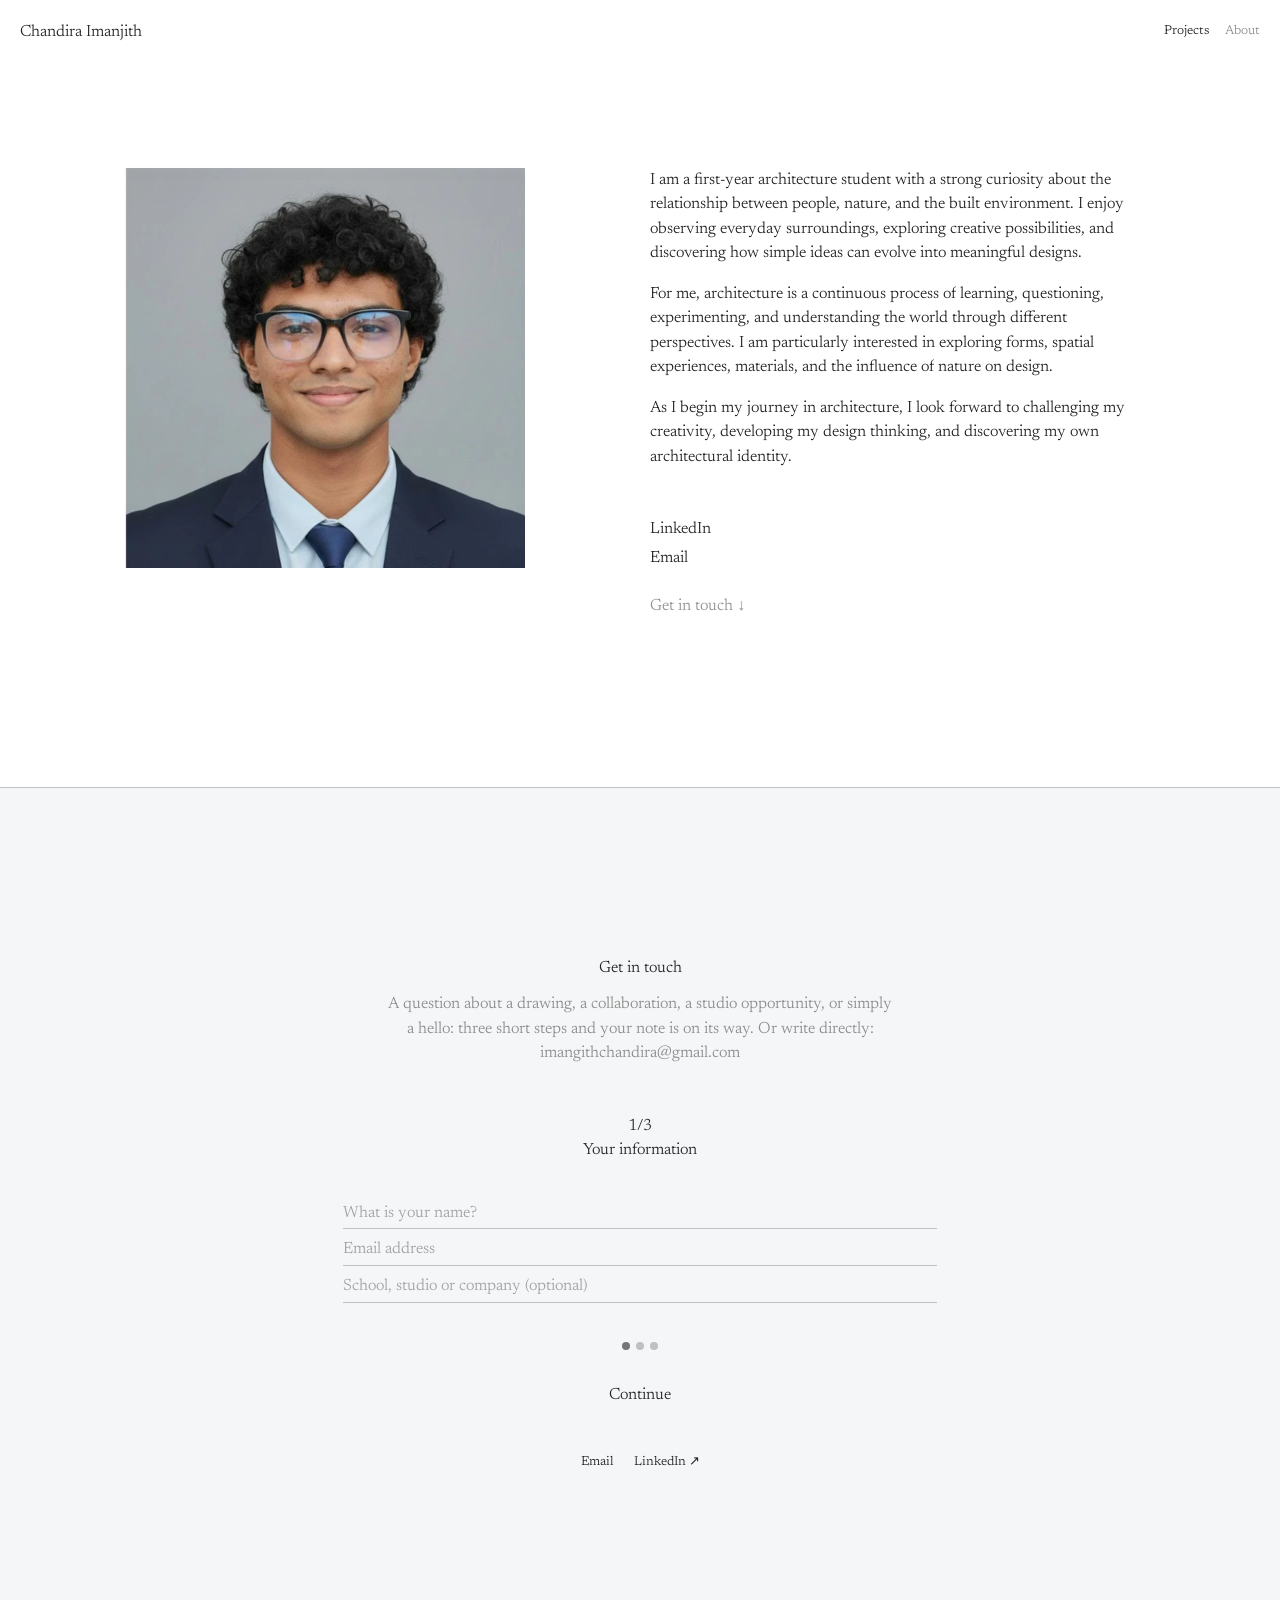
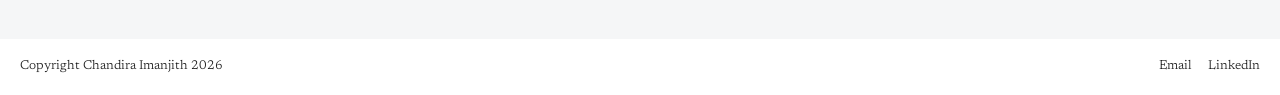
<file: about.html>
<!doctype html>
<html lang="en">
<head>
<meta charset="utf-8">
<meta name="viewport" content="width=device-width, initial-scale=1, viewport-fit=cover">
<title>Chandira Imanjith</title>
<meta name="description" content="Chandira Imanjith is a first-year architecture student at the City School of Architecture, Colombo.">
<link rel="icon" type="image/svg+xml" href="assets/favicon.svg">
<link rel="preconnect" href="https://fonts.googleapis.com">
<link rel="preconnect" href="https://fonts.gstatic.com" crossorigin>
<link href="https://fonts.googleapis.com/css2?family=Newsreader:ital,opsz,wght@0,6..72,300..500;1,6..72,300..500&display=swap" rel="stylesheet">
<link rel="stylesheet" href="assets/css/style.css">
<script>document.documentElement.classList.add('js');</script>
</head>
<body>
<div class="topfade" aria-hidden="true">
  <div class="topfade__blur"></div><div class="topfade__blur"></div><div class="topfade__blur"></div><div class="topfade__blur"></div>
  <div class="topfade__wash"></div>
</div>

<header class="header">
  <nav class="header__nav" aria-label="Main">
    <a class="header__logo" href="index.html">Chandira Imanjith</a>
    <ul class="header__links">
      <li><a href="projects.html">Projects</a></li>
      <li><a href="about.html" aria-current="page">About</a></li>
    </ul>
  </nav>
</header>

<main>
<div class="about">
  <h1 class="sr-only">About Chandira Imanjith</h1>

  <section class="grid about__main">
    <div class="about__portrait media" data-reveal="img">
      <img src="assets/img/portrait.webp" alt="Portrait of Chandira Imanjith" width="800" height="800">
    </div>
    <div class="about__body">
      <div class="about__text">
        <p data-reveal="text">I am a first-year architecture student with a strong curiosity about the relationship between people, nature, and the built environment. I enjoy observing everyday surroundings, exploring creative possibilities, and discovering how simple ideas can evolve into meaningful designs.</p>
        <p data-reveal="text">For me, architecture is a continuous process of learning, questioning, experimenting, and understanding the world through different perspectives. I am particularly interested in exploring forms, spatial experiences, materials, and the influence of nature on design.</p>
        <p data-reveal="text">As I begin my journey in architecture, I look forward to challenging my creativity, developing my design thinking, and discovering my own architectural identity.</p>
      </div>
      <ul class="about__links">
        <li><a href="https://www.linkedin.com/in/chandira-imanjith-b4b7283a2" target="_blank" rel="noopener noreferrer">LinkedIn</a></li>
        <li><a href="mailto:imangithchandira@gmail.com">Email</a></li>
        <li class="dim"><a href="#contact">Get in touch ↓</a></li>
      </ul>
    </div>
  </section>
</div>

<section class="contact" id="contact" aria-labelledby="contact-title">
  <h2 id="contact-title" data-reveal="text">Get in touch</h2>
  <p class="contact__lede" data-reveal="text">A question about a drawing, a collaboration, a studio opportunity, or simply a hello: three short steps and your note is on its way. Or write directly: <a href="mailto:imangithchandira@gmail.com">imangithchandira@gmail.com</a></p>

  <form class="form" data-form novalidate>
    <input type="checkbox" name="botcheck" hidden tabindex="-1" autocomplete="off">
    <p data-count>1/3</p>
    <p class="form__label" data-label>Your information</p>

    <fieldset class="form__step is-active" data-title="Your information">
      <legend class="sr-only">Your information</legend>
      <label class="sr-only" for="f-name">What is your name?</label>
      <input id="f-name" name="name" type="text" placeholder="What is your name?" autocomplete="name" required>
      <label class="sr-only" for="f-email">Email address</label>
      <input id="f-email" name="email" type="email" placeholder="Email address" autocomplete="email" required>
      <label class="sr-only" for="f-place">School, studio or company (optional)</label>
      <input id="f-place" name="place" type="text" placeholder="School, studio or company (optional)" autocomplete="organization">
    </fieldset>

    <fieldset class="form__step" data-title="What brings you here" hidden>
      <legend class="sr-only">What brings you here</legend>
      <label class="form__option"><input type="radio" name="reason" value="Just saying hello" checked>Just saying hello</label>
      <label class="form__option"><input type="radio" name="reason" value="A question about a drawing">A question about a drawing</label>
      <label class="form__option"><input type="radio" name="reason" value="A collaboration">A collaboration</label>
      <label class="form__option"><input type="radio" name="reason" value="A studio or internship opportunity">A studio or internship opportunity</label>
    </fieldset>

    <fieldset class="form__step" data-title="Your message" hidden>
      <legend class="sr-only">Your message</legend>
      <label class="sr-only" for="f-message">Write your message</label>
      <textarea id="f-message" name="message" placeholder="Write your message" required></textarea>
    </fieldset>

    <div class="form__step form__done" data-title="" hidden aria-live="polite">
      <p data-thanks>Thank you.</p>
      <p data-sent>Your note is on its way. I'll get back to you soon.</p>
      <p data-opened hidden>Your email app should now be open with the note ready to send. If nothing opened, write to <a href="mailto:imangithchandira@gmail.com">imangithchandira@gmail.com</a></p>
    </div>

    <div class="form__dots"></div>
    <div class="form__actions">
      <button type="button" data-back hidden>Back</button>
      <button type="submit" data-next>Continue</button>
    </div>
  </form>

  <p class="contact__links">
    <a href="mailto:imangithchandira@gmail.com">Email</a>
    <a href="https://www.linkedin.com/in/chandira-imanjith-b4b7283a2" target="_blank" rel="noopener noreferrer">LinkedIn ↗</a>
  </p>
</section>
</main>

<footer class="footer">
  <span>Copyright Chandira Imanjith <span data-year>2026</span></span>
  <span class="footer__links">
    <a href="mailto:imangithchandira@gmail.com">Email</a>
    <a href="https://www.linkedin.com/in/chandira-imanjith-b4b7283a2" target="_blank" rel="noopener noreferrer">LinkedIn</a>
  </span>
</footer>

<script src="assets/js/data.js"></script>
<script src="assets/js/site.js"></script>
<script src="assets/js/contact.js"></script>
</body>
</html>
</file>
<file: assets/css/style.css>
/* ==========================================================================
   Chandira Imanjith — portfolio
   ========================================================================== */

:root {
  --ink: #202020;
  --ink-50: rgba(32, 32, 32, .5);
  --ink-25: rgba(32, 32, 32, .25);
  --paper: #fff;
  --ui-line: #e3e0d9;
  --ui-tick: #b7b2a6;
  --ui-hover: #f4f2ee;

  --m: 20px;                        /* grid margin and gutter */
  --line: calc(clamp(640px, 100vh, 1200px) / 37.5);
  --section: calc(var(--line) * 7);
  --col: calc((100vw - 13 * var(--m)) / 12);

  --ease-out: cubic-bezier(.16, 1, .3, 1);
  --font: "Newsreader", "Iowan Old Style", "Palatino Linotype", Palatino, Georgia, serif;
}

@media (max-width: 991px) {
  :root { --section: calc(var(--line) * 5); }
}

*, *::before, *::after { box-sizing: border-box; }

html {
  font-size: clamp(14.5px, 1.1111vw, 21.333px);
  -webkit-text-size-adjust: 100%;
  text-size-adjust: 100%;
  scrollbar-width: thin;
  scrollbar-color: gray transparent;
}

body {
  margin: 0;
  min-height: 100vh;
  min-height: 100dvh;
  display: flex;
  flex-direction: column;
  background: var(--paper);
  color: var(--ink);
  font-family: var(--font);
  font-optical-sizing: auto;
  font-size: 1rem;
  font-weight: 350;
  line-height: 1.5;
  -webkit-font-smoothing: antialiased;
  -moz-osx-font-smoothing: grayscale;
}

a { color: inherit; text-decoration: none; }
img { display: block; max-width: 100%; }
h1, h2, h3, p, figure, dl, dd, ul { margin: 0; }
h1, h2, h3 { font-size: inherit; font-weight: inherit; }
ul { padding: 0; list-style: none; }
button, input, textarea { font: inherit; color: inherit; }
button { background: none; border: 0; padding: 0; cursor: pointer; }
:focus-visible { outline: 1px solid var(--ink); outline-offset: 3px; }

.t-ui   { font-size: .875rem;  line-height: 1.25; }
.t-body { font-size: 1.125rem; line-height: 1.5; }
.dim    { color: var(--ink-50); }

.sr-only {
  position: absolute; width: 1px; height: 1px; padding: 0; margin: -1px;
  overflow: hidden; clip: rect(0, 0, 0, 0); white-space: nowrap; border: 0;
}

/* ---------- 12-column grid ---------- */

.grid {
  display: grid;
  grid-template-columns: repeat(12, minmax(0, 1fr));
  gap: var(--m);
  margin-inline: var(--m);
}

@media (max-width: 991px) {
  .grid { grid-template-columns: repeat(4, minmax(0, 1fr)); }
}

/* ---------- header, top fade, footer ---------- */

.header { position: fixed; inset: 0 0 auto 0; z-index: 100; }
.header__nav { display: flex; align-items: center; justify-content: space-between; padding: var(--m); }
.header__logo { font-size: 1.125rem; line-height: 1.5; }
.header__links { display: flex; align-items: center; gap: 16px; font-size: .875rem; line-height: 1.25; }
.header a { transition: opacity .3s; }
.header a:hover { opacity: .4; }
.header__links a[aria-current="page"] { opacity: .5; }

/* Touch screens: give each header link a ~44px tap area. The padding is
   cancelled by an equal negative margin, so nothing moves visually; the
   8px sides meet exactly in the 16px gap, so the areas never overlap. */
@media (pointer: coarse), (max-width: 600px) {
  .header__logo, .header__links a {
    display: inline-block;
    padding: calc((44px - 1lh) / 2) 8px;
    margin: calc((44px - 1lh) / -2) -8px;
  }
}
/* Phones: larger menu text, just under the size of the name. */
@media (max-width: 600px) {
  .header__links { font-size: 1.0625rem; }
}

.topfade { position: fixed; inset: 0 0 auto 0; height: 50vh; z-index: 90; pointer-events: none; }
.topfade__blur {
  position: absolute; inset: 0 0 auto 0;
  -webkit-mask-image: linear-gradient(#000, transparent);
  mask-image: linear-gradient(#000, transparent);
}
.topfade__blur:nth-child(1) { height: 40%; -webkit-backdrop-filter: blur(2px);  backdrop-filter: blur(2px); }
.topfade__blur:nth-child(2) { height: 30%; -webkit-backdrop-filter: blur(4px);  backdrop-filter: blur(4px); }
.topfade__blur:nth-child(3) { height: 20%; -webkit-backdrop-filter: blur(8px);  backdrop-filter: blur(8px); }
.topfade__blur:nth-child(4) { height: 10%; -webkit-backdrop-filter: blur(12px); backdrop-filter: blur(12px); }
.topfade__wash {
  position: absolute; inset: 0;
  background: linear-gradient(to bottom, rgba(255, 255, 255, .66), transparent);
  opacity: 0;
  transition: opacity .5s var(--ease-out);
}
.is-scrolled .topfade__wash { opacity: 1; }
@media (max-width: 991px) {
  .topfade { height: 34vh; }
}

main { flex: 1 0 auto; }

.footer {
  display: flex; align-items: center; justify-content: space-between; gap: 16px;
  padding: 0 var(--m) var(--m);
  font-size: .875rem; line-height: 1.25;
}
.footer__links { display: flex; gap: 16px; }
.footer a { transition: opacity .2s; }
.footer a:hover { opacity: .5; }

/* ---------- reveals (only when JS is running) ---------- */

.w  { display: inline-block; overflow: hidden; vertical-align: top; text-indent: 0; padding-bottom: .16em; margin-bottom: -.16em; }
.wi { display: inline-block; transition: transform 1s var(--ease-out); transition-delay: calc(var(--i, 0) * 80ms); }

.js [data-reveal="text"] { visibility: hidden; }
.js [data-reveal="text"].is-split { visibility: visible; }
.js [data-reveal="text"]:not(.is-in) .wi { transform: translateY(120%); }

.media { background: rgba(0, 0, 0, .05); overflow: hidden; }
.media img { width: 100%; height: 100%; object-fit: cover; }
.js .media img { opacity: 0; filter: blur(16px); transition: opacity 1.1s ease, filter 1.4s ease; }
.js .media.is-in img { opacity: 1; filter: none; }

/* ==========================================================================
   Home — the map
   ========================================================================== */

.is-map, .is-map body { overflow: hidden; height: 100%; }

.map {
  position: relative;
  height: 100vh;
  height: 100dvh;
  overflow: hidden;
  overflow: clip;
  background: var(--paper);
  cursor: grab;
  user-select: none;
  -webkit-user-select: none;
  touch-action: none;
  -webkit-tap-highlight-color: transparent;
  outline: none;
}
.map[data-status="dragging"] { cursor: grabbing; }

.map__world {
  position: absolute; top: 0; left: 0;
  transform-origin: 0 0;
  transition: opacity .6s;
}
.map[data-status="loading"] .map__world { opacity: 0; }

/* The park. Ground is barely there; routes and pieces carry the picture.
   --hair keeps linework one hairline wide on screen at every zoom. */
.park { position: absolute; top: 0; left: 0; overflow: visible; pointer-events: none; --hair: calc(.8px * var(--ls, 1)); }

.park__lawn-edge { fill: none; stroke: #e3ecda; stroke-width: calc(var(--hair) * 2); }
.park__lawn      { fill: #f8fbf5; }
.park__contour   { fill: none; stroke: #e9f0e2; stroke-width: var(--hair); }
.park__bed       { fill: #f4f8ef; stroke: #e0e9d6; stroke-width: var(--hair); }
.park__tree      { fill: rgba(178, 204, 160, .11); stroke: #d3dfc8; stroke-width: var(--hair); }
.park__trunk     { fill: #d3dfc8; }
.park__hard      { fill: #fbf9f5; stroke: #e7e3d9; stroke-width: var(--hair); }
.park__pad       { fill: #faf8f4; stroke: #e2ddd1; stroke-width: var(--hair); }
.park__line      { fill: none; stroke: #e7e3d9; stroke-width: var(--hair); }
.park__water     { fill: #f3f7fd; stroke: #d9e5f3; stroke-width: var(--hair); }
.park__ripple    { fill: none; stroke: #d9e5f3; stroke-width: var(--hair); }
.park__bound     { fill: none; stroke: #e2ded5; stroke-width: var(--hair); stroke-dasharray: 70 16 6 16; }
.park__note      { fill: #d2cdc2; font-family: var(--font); font-size: 30px; letter-spacing: .06em; text-anchor: middle; }

.park__route { transition: opacity .45s; }
.park__route path { fill: none; stroke-linecap: round; stroke-linejoin: round; }
.park.has-focus .park__route:not(.is-on) { opacity: .35; }

.park__route--stream .r1 { stroke: #c3d5ee; stroke-width: 36; }
.park__route--stream .r2 { stroke: #eef4fc; stroke-width: 31; }
.park__route--stream .r3 { stroke: #cfdcf0; stroke-width: 2; stroke-dasharray: 20 44; }

.park__route--boardwalk .r1 { stroke: #e2c2a6; stroke-width: 32; }
.park__route--boardwalk .r2 { stroke: #fbf2e8; stroke-width: 27; }
.park__route--boardwalk .r3 { stroke: #ecd7c3; stroke-width: 27; stroke-dasharray: 1.6 11; stroke-linecap: butt; }

.park__route--sand .r1 { stroke: #eedd9c; stroke-width: 28; }
.park__route--sand .r2 { stroke: #fef9e4; stroke-width: 24; }

.park__route--gravel .r1 { stroke: #cdc8bd; stroke-width: 24; }
.park__route--gravel .r2 { stroke: #f7f5f0; stroke-width: 20; }
.park__route--gravel .r3 { stroke: #d6d1c6; stroke-width: 3; stroke-dasharray: 0 14; }

.park__route--stones .r1 { stroke: #a3a3a3; stroke-width: 16; stroke-dasharray: 20 12; stroke-linecap: butt; }

.park__bridge { fill: none; stroke: #c6c2b8; stroke-linecap: butt; }

.map__node { position: absolute; }
.map__link {
  display: block; width: 100%; height: 100%;
  -webkit-user-drag: none;
  /* a soft shadow lifts each piece off the park (sizes are in map units) */
  box-shadow: 0 14px 44px rgba(32, 32, 32, .16), 0 2px 8px rgba(32, 32, 32, .1);
  transition: opacity 1s var(--ease-out), transform 1.2s var(--ease-out);
  transition-delay: var(--d, 0ms);
}
.map[data-status="loading"] .map__link { opacity: 0; transform: scale(.9); }
.map__link:focus-visible { outline: calc(1.5px * var(--ls, 1)) solid var(--ink); outline-offset: calc(5px * var(--ls, 1)); }
.map__img {
  display: block; width: 100%; height: 100%; object-fit: cover;
  transition: filter .3s;
  -webkit-user-drag: none;
  pointer-events: none;
}
@media (hover: hover) {
  .map__link:hover .map__img { filter: brightness(1.06); }
}
.map__link:focus-visible .map__img { filter: brightness(1.03); }

.map__hint {
  position: absolute; top: 0; left: 0; z-index: 20;
  font-size: .875rem; line-height: 1.25;
  white-space: nowrap;
  pointer-events: none;
  opacity: 0;
  transition: opacity .25s;
}
.map__hint span { display: block; padding: 6px 10px; background: rgba(255, 255, 255, .85); }
.map__hint.is-on { opacity: 1; transition-delay: .5s; }


.map__noscript { position: absolute; inset: 0; display: grid; place-content: center; gap: .5em; text-align: center; }

/* ==========================================================================
   Projects — a bento grid laid on a cutting mat
   ========================================================================== */

/* The mat: a faint 1 cm grid with heavier 5 cm lines, rulers and angle guides. */
.mat {
  position: fixed; inset: 0; z-index: 0; pointer-events: none;
  --mat-cell: 20px;
  /* a breath of green that fades to white towards the top and right */
  background-color: #fff;
  background-image:
    linear-gradient(to right, rgba(46, 125, 90, .05) 1px, transparent 1px),
    linear-gradient(to bottom, rgba(46, 125, 90, .05) 1px, transparent 1px),
    linear-gradient(to right, rgba(46, 125, 90, .024) 1px, transparent 1px),
    linear-gradient(to bottom, rgba(46, 125, 90, .024) 1px, transparent 1px);
  background-size:
    calc(var(--mat-cell) * 5) calc(var(--mat-cell) * 5), calc(var(--mat-cell) * 5) calc(var(--mat-cell) * 5),
    var(--mat-cell) var(--mat-cell), var(--mat-cell) var(--mat-cell);
  background-position: var(--m) var(--m);
}
.mat::before { content: ""; position: absolute; inset: 0; background: linear-gradient(to top right, rgba(46, 125, 90, .045), rgba(46, 125, 90, 0) 70%); }
.mat svg { position: absolute; inset: 0; width: 100%; height: 100%; overflow: visible; }
.mat__guide { fill: none; stroke: rgba(46, 125, 90, .06); stroke-width: 1; }
.mat__mark  { fill: rgba(46, 125, 90, .16); font-family: var(--font); font-size: 9px; letter-spacing: .04em; }

/* Two columns of tiles, each at its drawing's own proportions, so nothing is
   cropped; the columns end at different heights and the page scrolls. */
.bento {
  position: relative; z-index: 1;
  display: flex; align-items: flex-start; gap: 28px;
  max-width: 1500px; margin-inline: auto;
  padding: calc(var(--m) * 2 + 2.4rem) clamp(var(--m), 5vw, 96px) 56px;
}
.bento__col { flex: 1 1 0; min-width: 0; display: flex; flex-direction: column; gap: 28px; }
.bento__item { position: relative; display: block; }
.bento__item .media {
  border-radius: 10px;
  background: #fff;
  box-shadow: 0 0 0 1px rgba(32, 32, 32, .06), 0 10px 30px rgba(32, 32, 32, .07);
}
.bento__item .media img { transition: opacity 1.1s ease, filter 1.4s ease, transform 1.2s var(--ease-out); }
.bento__title {
  position: absolute; left: 10px; bottom: 10px;
  padding: 6px 10px;
  border-radius: 6px;
  background: rgba(255, 255, 255, .88);
  font-size: .875rem; line-height: 1.25;
}
@media (hover: hover) {
  .bento__item:hover .media img { transform: scale(1.03); }
}

/* Small screens: one column, in project order. */
@media (max-width: 767px) {
  .bento { flex-direction: column; align-items: stretch; gap: var(--m); padding-bottom: 40px; }
  .bento__col { display: contents; }
}

/* ==========================================================================
   Project page
   ========================================================================== */

.project { padding-block: var(--section); }
.project .grid { row-gap: 16px; }
.project__intro { margin-bottom: var(--section); font-size: 1.125rem; line-height: 1.5; }
.project__title { grid-column: 1 / span 6; }
.project__desc  { grid-column: 7 / span 6; }

.project__row + .project__row { margin-top: calc(var(--line) * 3); }
.project__fig { grid-column: var(--c); }
.project__fig figcaption { margin-top: 4px; font-size: .875rem; line-height: 1.25; }

.project__meta { margin-block: var(--section); font-size: 1.125rem; line-height: 1.5; }
.project__meta h2 { grid-column: 1 / span 6; }
.meta { grid-column: 7 / span 6; display: grid; grid-template-columns: 1fr 1fr; gap: 32px 16px; }

.project__next { margin-top: var(--section); font-size: 1.125rem; line-height: 1.5; }
.project__next span { grid-column: 1 / span 6; }
.project__next a { grid-column: 7 / span 6; transition: opacity .3s; }
.project__next a:hover { opacity: .4; }

@media (max-width: 991px) {
  .project__title, .project__desc, .project__fig,
  .project__meta h2, .meta, .project__next span, .project__next a { grid-column: 1 / -1; }
  .project .grid { row-gap: 28px; }
  .project__intro, .project__meta, .project__next { row-gap: 12px; }
  .project__row + .project__row { margin-top: 28px; }
}

/* ==========================================================================
   About
   ========================================================================== */

.about { padding-block: var(--section); font-size: 1.125rem; line-height: 1.5; }
.about__main { align-items: start; }
.about__portrait { grid-column: 2 / span 4; aspect-ratio: 1; }
.about__body { grid-column: 7 / span 5; }
.about__text p + p { margin-top: 16px; }
.about__links { display: flex; flex-direction: column; align-items: flex-start; gap: 4px; margin-top: calc(var(--line) * 2); }
.about__links a { transition: opacity .3s; }
.about__links a:hover { opacity: .4; }
.about__links .dim { margin-top: 1.25em; }

@media (max-width: 991px) {
  .about__main { row-gap: 28px; }
  .about__portrait { grid-column: 1 / span 2; }
  .about__body { grid-column: 1 / -1; }
}
@media (max-width: 600px) {
  .about__portrait { grid-column: 1 / span 3; }
}

@media (prefers-reduced-motion: no-preference) {
  html { scroll-behavior: smooth; }
}

/* ==========================================================================
   Contact
   ========================================================================== */

.contact {
  display: flex; flex-direction: column; align-items: center; justify-content: center;
  padding: var(--section) var(--m);
  margin-bottom: var(--m);
  text-align: center;
  font-size: 1.125rem; line-height: 1.5;
  background: #f5f6f7;                 /* a very light silver */
  border-top: 1px solid var(--ink-25);
}
.contact__lede { max-width: 35rem; margin-top: 12px; color: var(--ink-50); }
.contact__lede a { transition: color .3s; }
.contact__lede a:hover { color: var(--ink); }
.contact__links { display: flex; gap: 20px; justify-content: center; margin-top: calc(var(--line) * 2); font-size: .875rem; line-height: 1.25; }
.contact__links a { transition: opacity .3s; }
.contact__links a:hover { opacity: .4; }

.form { width: 100%; max-width: 41rem; margin-top: calc(var(--line) * 2); }
.form__label { margin-bottom: calc(var(--line) * 1.25); }
.form__step { border: 0; margin: 0; padding: 0; min-width: 0; text-align: left; }
.form__step[hidden] { display: none; }
.form__step.is-active { animation: step-in .7s var(--ease-out) both; }
@keyframes step-in { from { opacity: 0; transform: translateY(10px); } }

.form input[type="text"], .form input[type="email"], .form textarea {
  display: block; width: 100%;
  height: 2.25rem; margin-top: 4px; padding: 0;
  background: transparent;
  border: 0; border-bottom: 1px solid var(--ink-25);
  border-radius: 0;
  outline: none;
  transition: border-color .3s;
}
.form textarea { height: 9rem; padding-top: .35rem; resize: vertical; line-height: 1.5; }
.form ::placeholder { color: rgba(32, 32, 32, .4); opacity: 1; }
.form input:focus, .form textarea:focus { border-bottom-color: var(--ink); }
.form [aria-invalid="true"] { border-bottom-color: #b5432a; }

.form__option {
  display: flex; align-items: center; gap: 12px;
  height: 2.25rem; margin-top: 4px;
  border-bottom: 1px solid var(--ink-25);
  color: rgba(32, 32, 32, .4);
  cursor: pointer;
  transition: color .3s, border-color .3s;
}
.form__option:hover { color: var(--ink); }
.form__option::before {
  content: ""; width: 8px; height: 8px; border-radius: 50%;
  background: currentColor; opacity: .4;
  transition: opacity .3s;
}
.form__option:has(input:checked) { color: var(--ink); border-bottom-color: var(--ink); }
.form__option:has(input:checked)::before { opacity: 1; }
.form__option:has(input:focus-visible) { outline: 1px solid var(--ink); outline-offset: 3px; }
.form__option input { position: absolute; opacity: 0; pointer-events: none; }

.form__done { text-align: center; }
.form__done p + p { margin-top: 12px; color: var(--ink-50); }

.form__dots { display: flex; justify-content: center; margin-top: calc(var(--line) * 1.5); }
.form__dot { display: grid; place-items: center; width: 14px; height: 14px; }
.form__dot::after { content: ""; width: 8px; height: 8px; border-radius: 50%; background: var(--ink-25); transition: background .2s; }
.form__dot:hover::after { background: rgba(32, 32, 32, .4); }
.form__dot[aria-current]::after { background: rgba(32, 32, 32, .6); }

.form__actions { display: flex; justify-content: center; gap: 24px; margin-top: calc(var(--line) * 1.25); }
.form__actions button { transition: opacity .3s; }
.form__actions button:hover { opacity: .4; }
.form__actions [hidden] { display: none; }

/* ==========================================================================
   Reduced motion
   ========================================================================== */

@media (prefers-reduced-motion: reduce) {
  .map__world, .map__link, .wi, .media img { transition: none !important; }
  .park__route { transition: opacity .2s; }
  .map__hint.is-on { transition-delay: 0s; }
  .form__step.is-active { animation: none; }
  .js .media img { filter: none; }
}
</file>
